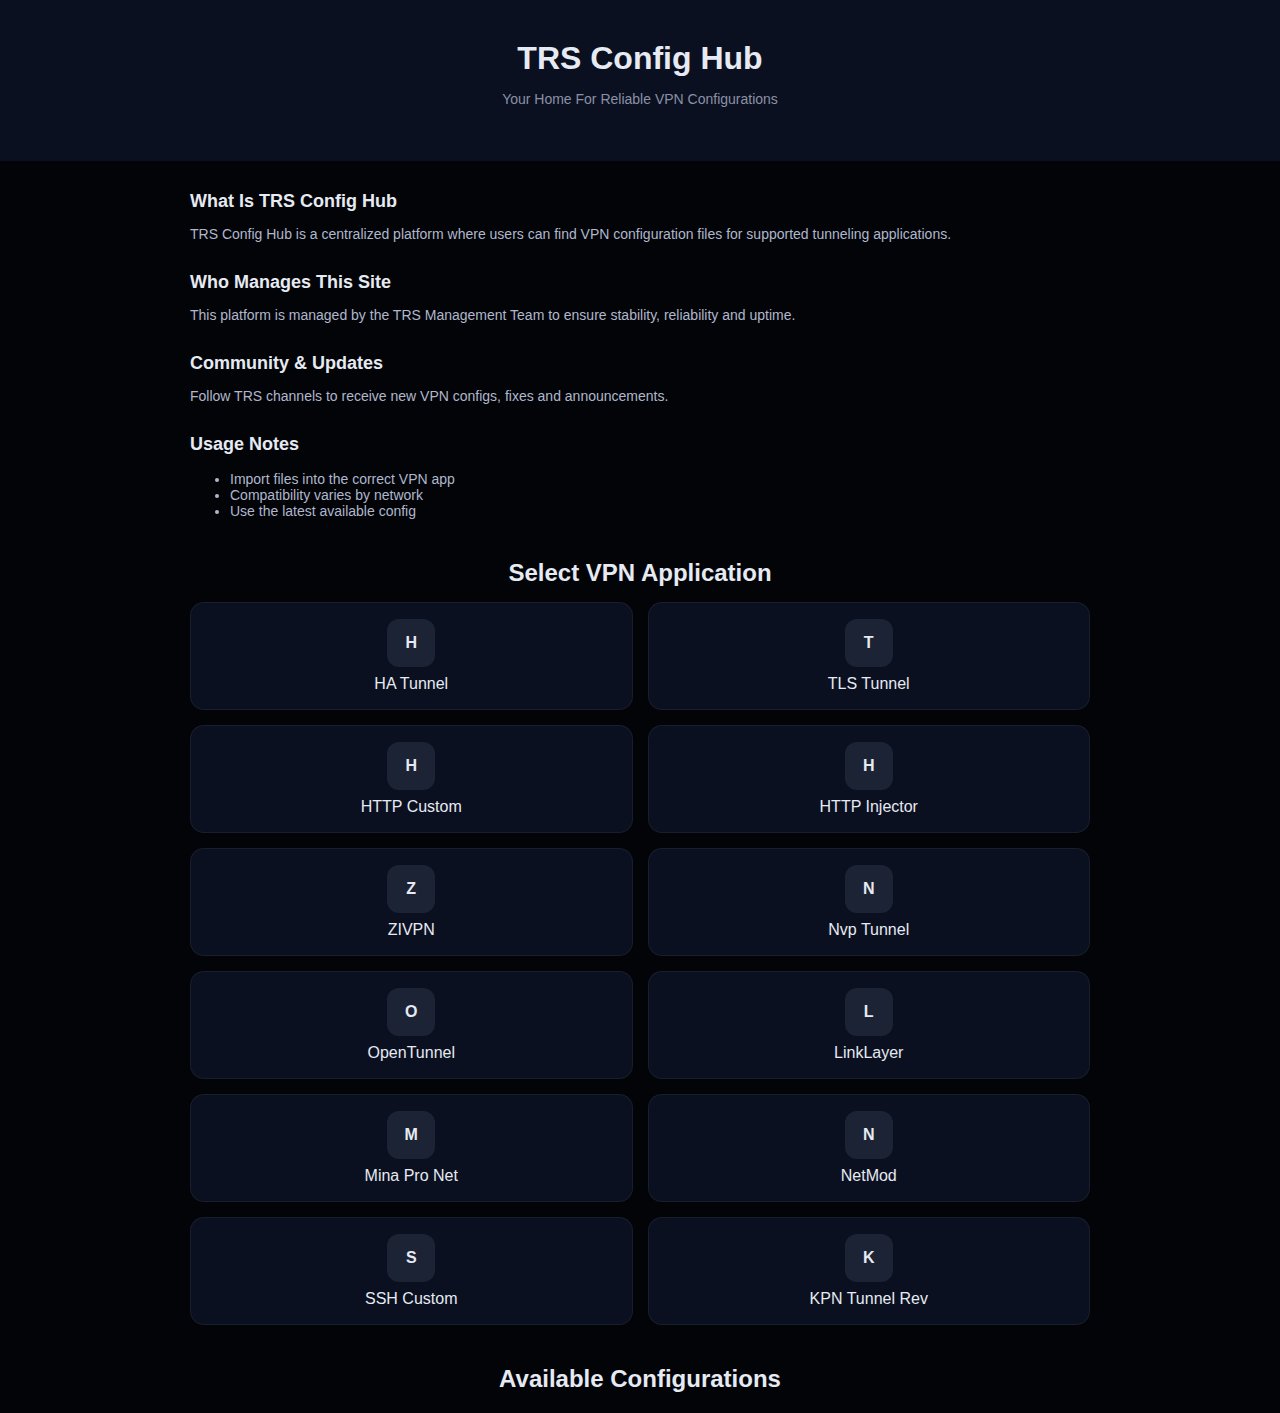
<file: index.html>
<!DOCTYPE html>
<html lang="en">
<head>
<meta charset="UTF-8">
<title>TRS Config Hub</title>
<meta name="viewport" content="width=device-width, initial-scale=1.0">
<link rel="stylesheet" href="css/style.css">
</head>
<body>

<header class="hero">
  <h1>TRS Config Hub</h1>
  <p>Your Home For Reliable VPN Configurations</p>
</header>

<section class="info">
  <h2>What Is TRS Config Hub</h2>
  <p>TRS Config Hub is a centralized platform where users can find VPN configuration files for supported tunneling applications.</p>
</section>

<section class="info">
  <h2>Who Manages This Site</h2>
  <p>This platform is managed by the TRS Management Team to ensure stability, reliability and uptime.</p>
</section>

<section class="info">
  <h2>Community & Updates</h2>
  <p>Follow TRS channels to receive new VPN configs, fixes and announcements.</p>
</section>

<section class="info">
  <h2>Usage Notes</h2>
  <ul>
    <li>Import files into the correct VPN app</li>
    <li>Compatibility varies by network</li>
    <li>Use the latest available config</li>
  </ul>
</section>

<h2 class="title">Select VPN Application</h2>
<div class="vpn-grid" id="vpnGrid"></div>

<h2 class="title">Available Configurations</h2>
<div class="configs" id="configs"></div>

<script src="js/app.js"></script>
</body>
</html>
</file>
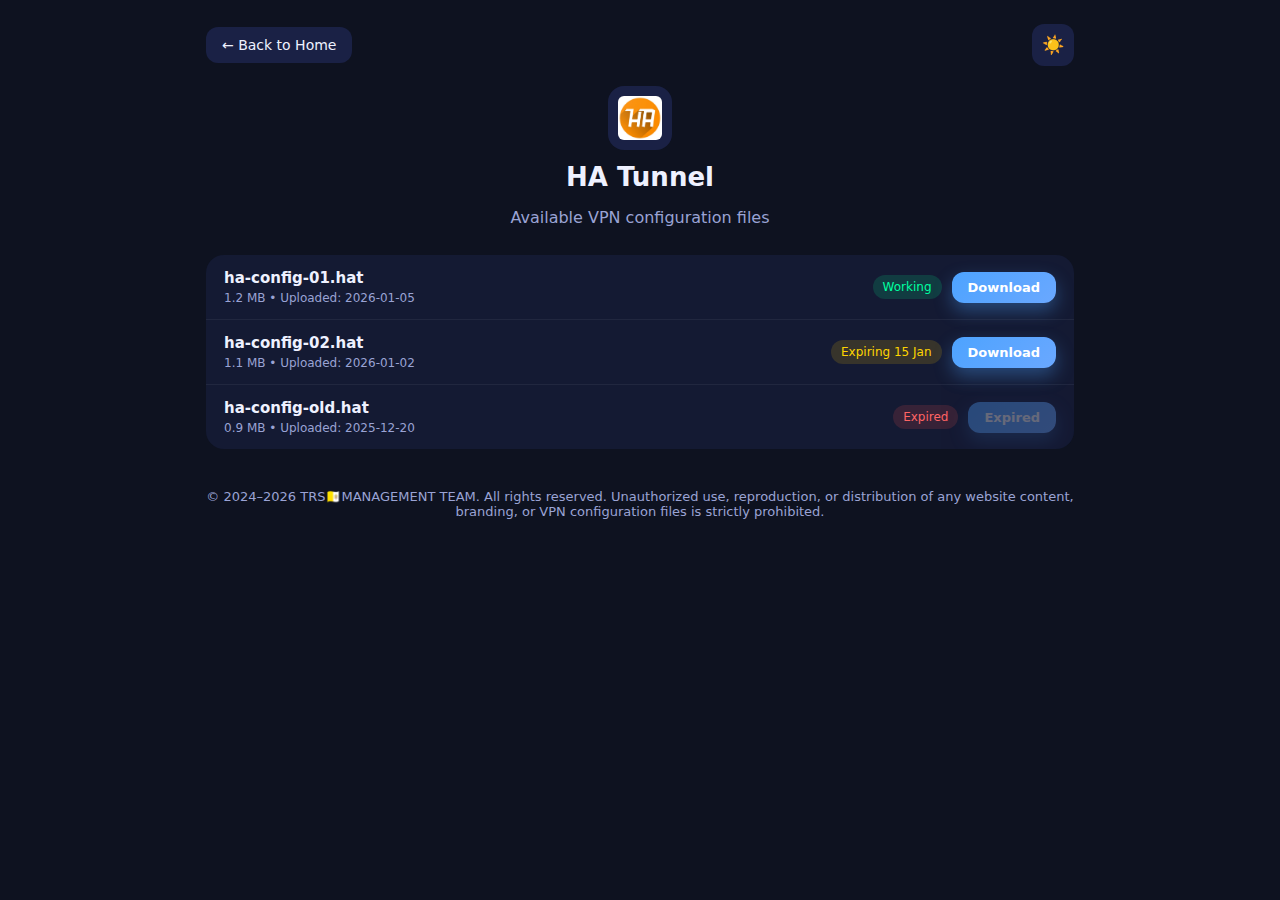
<file: ha-tunnel.html>
<!DOCTYPE html>
<html lang="en">
<head>
<meta charset="UTF-8">
<meta name="viewport" content="width=device-width, initial-scale=1.0">
<title>HA Tunnel – TRS Config Hub</title>

<style>
:root{
  --bg:#0e1220;
  --surface:#141a33;
  --surface-soft:#1a2145;
  --text:#eef1ff;
  --muted:#9aa3d4;
  --accent:#4da3ff;
}

body.light{
  --bg:#f5f7ff;
  --surface:#ffffff;
  --surface-soft:#eef2ff;
  --text:#0f1220;
  --muted:#6b7280;
  --accent:#2563eb;
}

*{box-sizing:border-box}
body{
  margin:0;
  font-family:system-ui,-apple-system,Segoe UI,Roboto,Arial;
  background:var(--bg);
  color:var(--text);
  transition:.3s;
}

.wrapper{
  max-width:900px;
  margin:auto;
  padding:24px 16px 60px;
}

a{text-decoration:none;color:inherit}

/* Top bar */
.topbar{
  display:flex;
  justify-content:space-between;
  align-items:center;
  margin-bottom:20px;
}
.back{
  background:var(--surface-soft);
  padding:10px 16px;
  border-radius:12px;
  font-size:14px;
}
.toggle{
  width:42px;
  height:42px;
  border-radius:12px;
  background:var(--surface-soft);
  border:none;
  color:var(--text);
  font-size:18px;
}

/* Header */
.header{
  text-align:center;
  margin-bottom:28px;
}
.header img{
  width:64px;
  height:64px;
  object-fit:contain;
  margin-bottom:8px;
  background:var(--surface-soft);
  padding:10px;
  border-radius:16px;
}
.header h1{
  font-size:26px;
  margin:0 0 6px;
}
.header p{color:var(--muted)}

/* Files */
.files{
  background:var(--surface);
  border-radius:18px;
  overflow:hidden;
}
.file{
  display:grid;
  grid-template-columns:1fr auto;
  gap:14px;
  padding:14px 18px;
  border-bottom:1px solid rgba(255,255,255,.06);
  align-items:center;
}
.file:last-child{border-bottom:none}

.file-name{font-weight:600;font-size:15px}
.file-meta{font-size:12px;color:var(--muted);margin-top:4px}

.file-actions{
  display:flex;
  align-items:center;
  gap:10px;
  min-width:180px;
  justify-content:flex-end;
}

/* Status */
.status{
  font-size:12px;
  padding:5px 10px;
  border-radius:999px;
}
.status.ok{background:rgba(0,255,150,.15);color:#00ffa0}
.status.warn{background:rgba(255,200,0,.15);color:#ffd400}
.status.bad{background:rgba(255,80,80,.15);color:#ff6464}

/* Download */
.download{
  background:linear-gradient(135deg,var(--accent),#6aa8ff);
  color:#fff;
  padding:8px 16px;
  border-radius:12px;
  font-size:13px;
  font-weight:600;
  box-shadow:0 8px 18px rgba(77,163,255,.35);
}

/* Footer */
footer{
  margin-top:40px;
  text-align:center;
  font-size:13px;
  color:var(--muted);
}
</style>
</head>

<body>
<div class="wrapper">

<div class="topbar">
  <a href="index.html" class="back">← Back to Home</a>
  <button class="toggle" id="modeBtn" onclick="toggleMode()">☀️</button>
</div>

<div class="header">
  <img src="icons/ha.png">
  <h1>HA Tunnel</h1>
  <p>Available VPN configuration files</p>
</div>

<div class="files">

  <div class="file">
    <div>
      <div class="file-name">ha-config-01.hat</div>
      <div class="file-meta">1.2 MB • Uploaded: 2026-01-05</div>
    </div>
    <div class="file-actions">
      <span class="status ok">Working</span>
      <a class="download" href="configs/ha/ha-config-01.hat">Download</a>
    </div>
  </div>

  <div class="file">
    <div>
      <div class="file-name">ha-config-02.hat</div>
      <div class="file-meta">1.1 MB • Uploaded: 2026-01-02</div>
    </div>
    <div class="file-actions">
      <span class="status warn">Expiring 15 Jan</span>
      <a class="download" href="configs/ha/ha-config-02.hat">Download</a>
    </div>
  </div>

  <div class="file">
    <div>
      <div class="file-name">ha-config-old.hat</div>
      <div class="file-meta">0.9 MB • Uploaded: 2025-12-20</div>
    </div>
    <div class="file-actions">
      <span class="status bad">Expired</span>
      <span class="download" style="opacity:.35">Expired</span>
    </div>
  </div>

</div>

<footer>
© 2024–2026 TRS🇻🇦MANAGEMENT TEAM. All rights reserved. Unauthorized use, reproduction, or distribution of any website content, branding, or VPN configuration files is strictly prohibited.
</footer>

</div>

<script>
const btn=document.getElementById("modeBtn");
if(localStorage.getItem("theme")==="light"){document.body.classList.add("light")}
function updateIcon(){btn.textContent=document.body.classList.contains("light")?"🌙":"☀️"}
function toggleMode(){
  document.body.classList.toggle("light");
  localStorage.setItem("theme",document.body.classList.contains("light")?"light":"dark");
  updateIcon();
}
updateIcon();
</script>

</body>
</html>
</file>
<file: css/style.css>
body{
  margin:0;
  background:#020408;
  color:#e6eaf2;
  font-family:Segoe UI,Roboto,sans-serif;
}

.hero{
  text-align:center;
  padding:40px 20px;
  background:#0b1020;
}

.hero h1{margin:0;font-size:32px;}
.hero p{color:#8a91a6;font-size:14px;}

.info{
  max-width:900px;
  margin:30px auto;
  padding:0 20px;
}

.info h2{font-size:18px;margin-bottom:6px;}
.info p, .info li{font-size:14px;color:#b0b7cc;}

.title{text-align:center;margin:40px 0 15px;}

.vpn-grid{
  display:grid;
  grid-template-columns:repeat(2,1fr);
  gap:15px;
  max-width:900px;
  margin:auto;
  padding:0 20px;
}

.vpn{
  background:#0b1020;
  border-radius:14px;
  padding:16px;
  text-align:center;
  border:1px solid rgba(255,255,255,.06);
  cursor:pointer;
}

.icon{
  width:48px;
  height:48px;
  border-radius:12px;
  background:#1c2335;
  display:flex;
  align-items:center;
  justify-content:center;
  font-weight:700;
  margin:0 auto 8px;
}

.configs{
  max-width:900px;
  margin:20px auto;
  padding:0 20px;
}

.config{
  display:flex;
  justify-content:space-between;
  align-items:center;
  background:#0b1020;
  padding:12px 14px;
  border-radius:12px;
  margin-bottom:10px;
  border:1px solid rgba(255,255,255,.06);
}

.config .small{
  font-size:12px;
  color:#8a91a6;
}

.config a{
  text-decoration:none;
  color:white;
  background:#1c2335;
  padding:6px 12px;
  border-radius:8px;
  font-size:13px;
}
</file>
